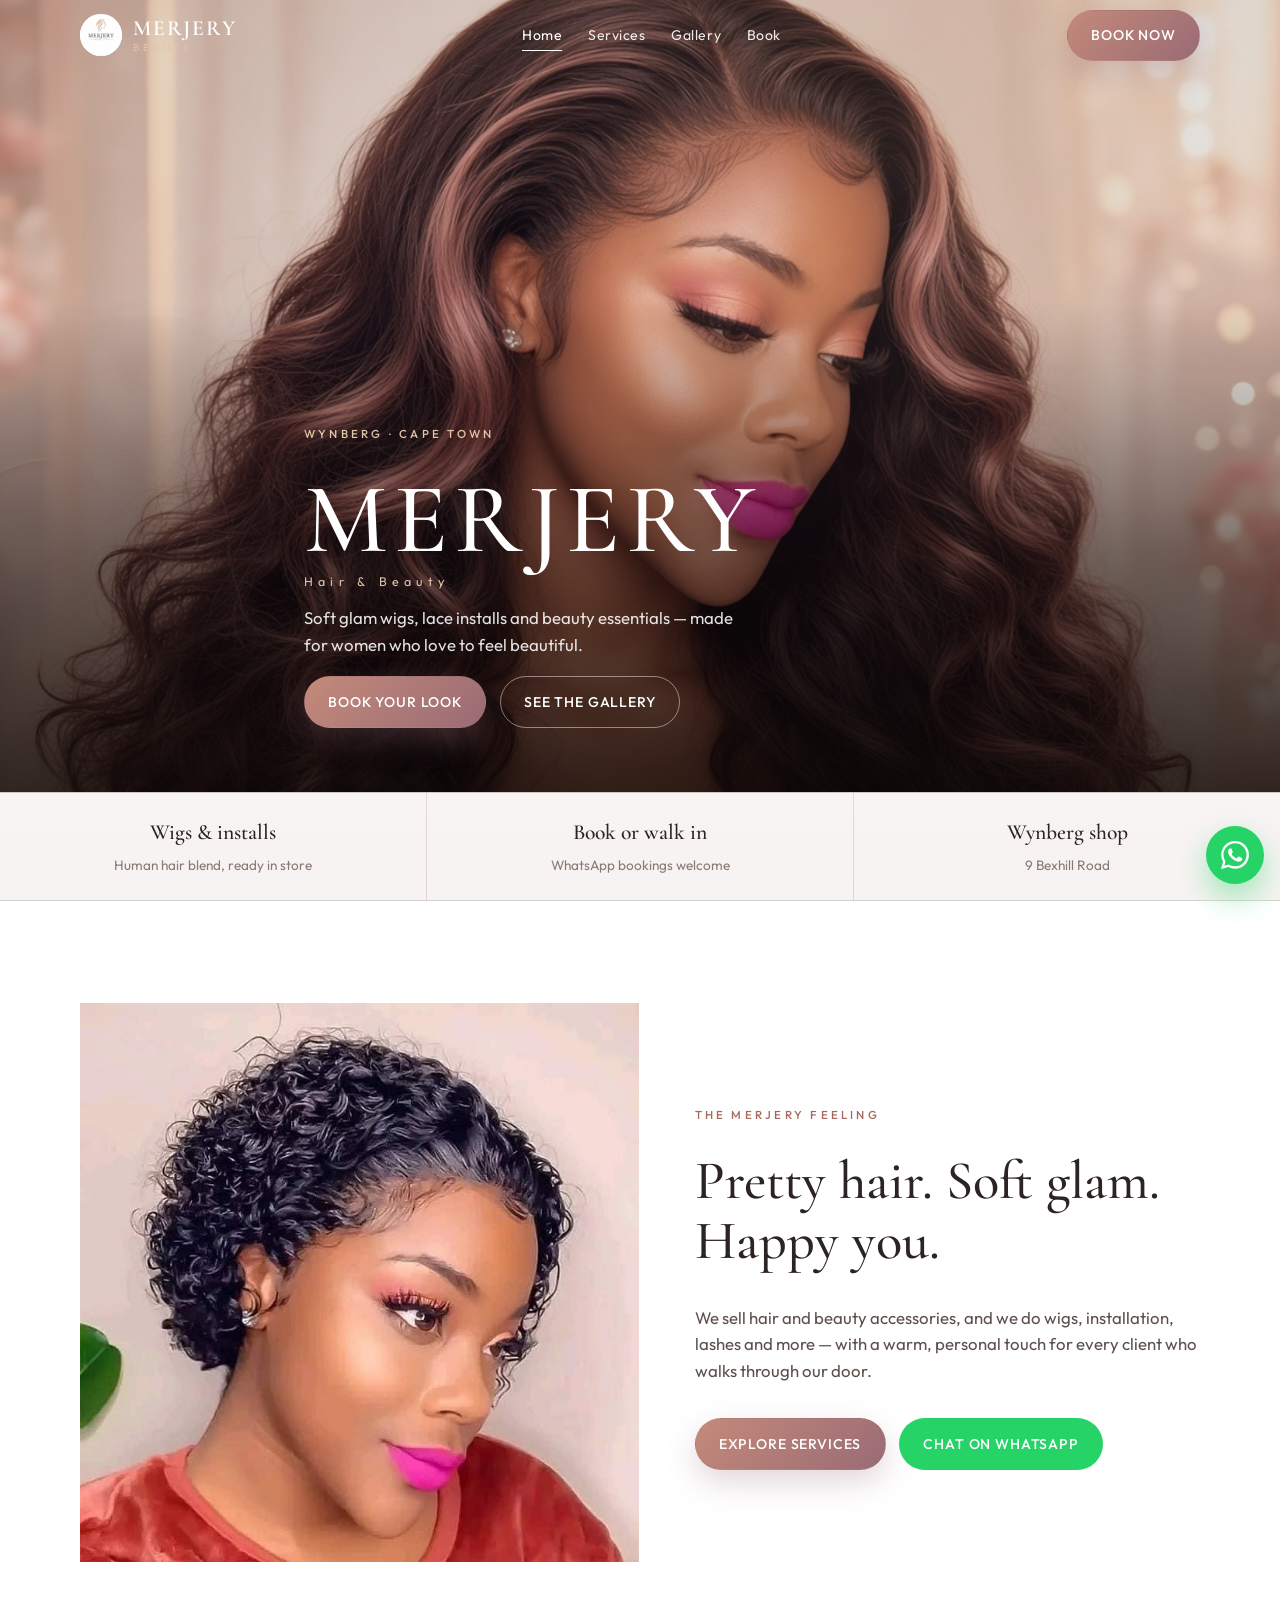
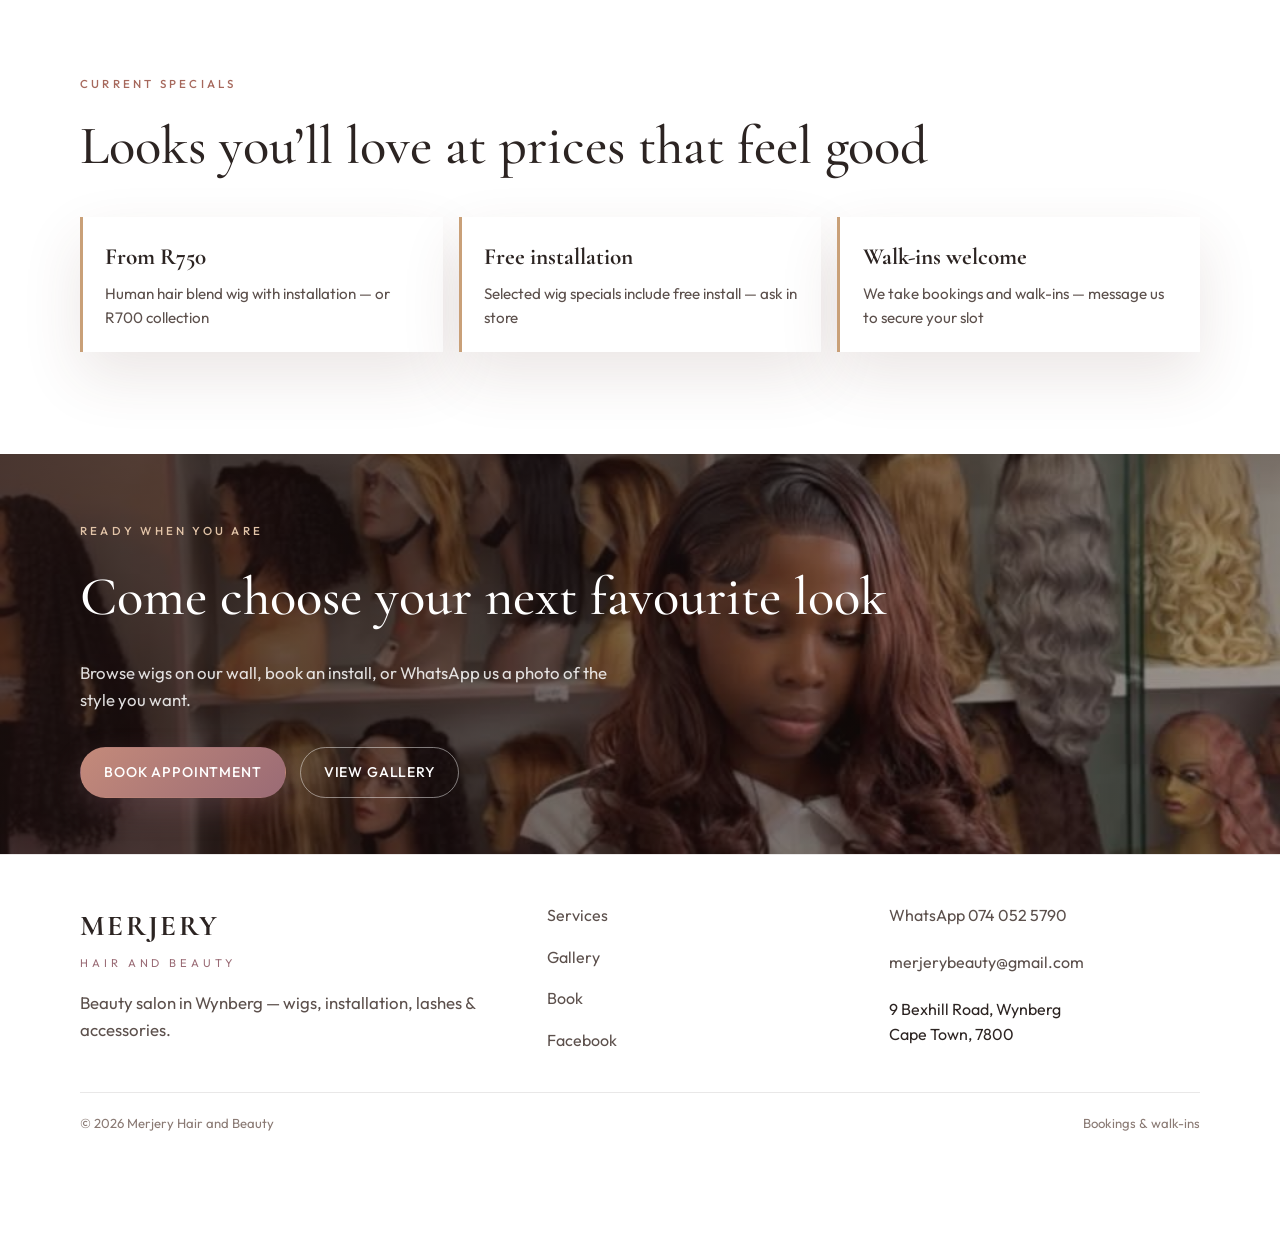
<file: index.html>
<!DOCTYPE html>
<html lang="en">
<head>
  <meta charset="UTF-8" />
  <meta name="viewport" content="width=device-width, initial-scale=1" />
  <title>Merjery Beauty | Hair & Beauty Salon Wynberg</title>
  <meta name="description" content="Merjery Hair and Beauty in Wynberg, Cape Town — human hair blend wigs, installation, lashes and beauty accessories. Bookings and walk-ins welcome." />
  <link rel="preconnect" href="https://fonts.googleapis.com" />
  <link rel="preconnect" href="https://fonts.gstatic.com" crossorigin />
  <link href="https://fonts.googleapis.com/css2?family=Cormorant+Garamond:ital,wght@0,500;0,600;1,500&family=Outfit:wght@300;400;500;600&display=swap" rel="stylesheet" />
  <link rel="stylesheet" href="css/styles.css" />
</head>
<body class="home">
  <header class="site-header">
    <div class="wrap">
      <a class="brand" href="index.html" aria-label="Merjery Beauty home">
        <img src="images/logo.jpg" alt="" />
        <div class="brand-text">
          <strong>MERJERY</strong>
          <span>Beauty</span>
        </div>
      </a>
      <nav class="nav" aria-label="Primary">
        <a href="index.html" aria-current="page">Home</a>
        <a href="services.html">Services</a>
        <a href="gallery.html">Gallery</a>
        <a href="book.html">Book</a>
      </nav>
      <a class="btn btn-primary header-cta" href="book.html">Book now</a>
      <button class="menu-toggle" type="button" aria-label="Open menu" aria-expanded="false">
        <span></span>
      </button>
    </div>
  </header>

  <nav class="mobile-nav" aria-label="Mobile">
    <a href="index.html">Home</a>
    <a href="services.html">Services</a>
    <a href="gallery.html">Gallery</a>
    <a href="book.html">Book</a>
    <a class="btn btn-primary" href="https://wa.me/27740525790" target="_blank" rel="noopener">WhatsApp us</a>
  </nav>

  <main>
    <section class="hero">
      <div class="hero-media" aria-hidden="true">
        <img src="images/hero-luxury.jpg" alt="Luxury soft-glam beauty portrait" />
      </div>
      <div class="hero-content">
        <p class="eyebrow" style="color: var(--gold-soft);">Wynberg · Cape Town</p>
        <h1 class="hero-brand">
          MERJERY
          <small>Hair &amp; Beauty</small>
        </h1>
        <p class="hero-copy">
          Soft glam wigs, lace installs and beauty essentials — made for women who love to feel beautiful.
        </p>
        <div class="btn-row">
          <a class="btn btn-primary" href="book.html">Book your look</a>
          <a class="btn btn-light" href="gallery.html">See the gallery</a>
        </div>
      </div>
    </section>

    <div class="highlights">
      <div class="highlight">
        <strong>Wigs &amp; installs</strong>
        <span>Human hair blend, ready in store</span>
      </div>
      <div class="highlight">
        <strong>Book or walk in</strong>
        <span>WhatsApp bookings welcome</span>
      </div>
      <div class="highlight">
        <strong>Wynberg shop</strong>
        <span>9 Bexhill Road</span>
      </div>
    </div>

    <section class="section">
      <div class="wrap split">
        <div class="split-media reveal">
          <img src="images/wig-pixie-pink-lips.jpg" alt="Short curly lace front wig installation" />
        </div>
        <div class="split-copy reveal reveal-delay-1">
          <p class="eyebrow">The Merjery feeling</p>
          <h2>Pretty hair. Soft glam. Happy you.</h2>
          <p class="lede">
            We sell hair and beauty accessories, and we do wigs, installation, lashes and more — with a warm, personal touch for every client who walks through our door.
          </p>
          <div class="btn-row">
            <a class="btn btn-primary" href="services.html">Explore services</a>
            <a class="btn btn-whatsapp" href="https://wa.me/27740525790?text=Hi%20Merjery%20Beauty%2C%20I%27d%20like%20to%20ask%20about%20wigs" target="_blank" rel="noopener">Chat on WhatsApp</a>
          </div>
        </div>
      </div>
    </section>

    <section class="section" style="padding-top: 0;">
      <div class="wrap">
        <div class="section-head reveal">
          <p class="eyebrow">Current specials</p>
          <h2>Looks you’ll love at prices that feel good</h2>
        </div>
        <div class="specials">
          <article class="special reveal">
            <strong>From R750</strong>
            <span>Human hair blend wig with installation — or R700 collection</span>
          </article>
          <article class="special reveal reveal-delay-1">
            <strong>Free installation</strong>
            <span>Selected wig specials include free install — ask in store</span>
          </article>
          <article class="special reveal reveal-delay-2">
            <strong>Walk-ins welcome</strong>
            <span>We take bookings and walk-ins — message us to secure your slot</span>
          </article>
        </div>
      </div>
    </section>

    <section class="cta-band">
      <div class="cta-band-media" aria-hidden="true">
        <img src="images/salon-wall.jpg" alt="" />
      </div>
      <div class="wrap reveal">
        <p class="eyebrow" style="color: var(--gold-soft);">Ready when you are</p>
        <h2>Come choose your next favourite look</h2>
        <p class="lede" style="color: rgba(255,255,255,.85);">
          Browse wigs on our wall, book an install, or WhatsApp us a photo of the style you want.
        </p>
        <div class="btn-row">
          <a class="btn btn-primary" href="book.html">Book appointment</a>
          <a class="btn btn-light" href="gallery.html">View gallery</a>
        </div>
      </div>
    </section>
  </main>

  <footer class="site-footer">
    <div class="wrap">
      <div class="footer-grid">
        <div class="footer-brand">
          <strong>MERJERY</strong>
          <span>Hair and Beauty</span>
          <p class="lede">Beauty salon in Wynberg — wigs, installation, lashes &amp; accessories.</p>
        </div>
        <div class="footer-links">
          <a href="services.html">Services</a>
          <a href="gallery.html">Gallery</a>
          <a href="book.html">Book</a>
          <a href="https://www.facebook.com/hairwholesal" target="_blank" rel="noopener">Facebook</a>
        </div>
        <div class="footer-links">
          <a href="https://wa.me/27740525790" target="_blank" rel="noopener">WhatsApp 074 052 5790</a>
          <a href="mailto:merjerybeauty@gmail.com">merjerybeauty@gmail.com</a>
          <span>9 Bexhill Road, Wynberg<br />Cape Town, 7800</span>
        </div>
      </div>
      <div class="footer-meta">
        <span>© <span id="y"></span> Merjery Hair and Beauty</span>
        <span>Bookings &amp; walk-ins</span>
      </div>
    </div>
  </footer>

  <a class="wa-float" href="https://wa.me/27740525790" target="_blank" rel="noopener" aria-label="WhatsApp Merjery Beauty">
    <svg viewBox="0 0 24 24" aria-hidden="true"><path d="M20.5 3.5A11.8 11.8 0 0 0 12.05 0C5.5 0 .2 5.3.2 11.85c0 2.1.55 4.1 1.6 5.9L0 24l6.4-1.7a11.8 11.8 0 0 0 5.65 1.45h.05c6.55 0 11.85-5.3 11.85-11.85 0-3.15-1.25-6.15-3.45-8.4zm-8.45 18.2h-.04a9.8 9.8 0 0 1-5-1.35l-.36-.21-3.8 1 1-3.7-.24-.38a9.8 9.8 0 0 1-1.5-5.2C2.1 6.4 6.55 1.95 12.06 1.95c2.62 0 5.08 1.02 6.93 2.88a9.7 9.7 0 0 1 2.87 6.92c0 5.5-4.46 9.95-9.81 9.95zm5.4-7.35c-.3-.15-1.75-.86-2.02-.96-.27-.1-.47-.15-.67.15-.2.3-.77.96-.94 1.16-.17.2-.35.22-.64.07-.3-.15-1.25-.46-2.38-1.47-.88-.78-1.47-1.75-1.64-2.05-.17-.3-.02-.46.13-.61.13-.13.3-.35.45-.52.15-.17.2-.3.3-.5.1-.2.05-.37-.02-.52-.08-.15-.67-1.61-.92-2.2-.24-.58-.49-.5-.67-.5h-.57c-.2 0-.52.07-.8.37-.27.3-1.05 1.02-1.05 2.5s1.08 2.9 1.23 3.1c.15.2 2.12 3.24 5.14 4.54.72.31 1.28.5 1.72.64.72.23 1.38.2 1.9.12.58-.09 1.75-.72 2-1.41.25-.7.25-1.29.17-1.41-.07-.13-.27-.2-.57-.35z"/></svg>
  </a>

  <script>
    document.getElementById("y").textContent = new Date().getFullYear();
  </script>
  <script src="js/main.js"></script>
</body>
</html>
</file>
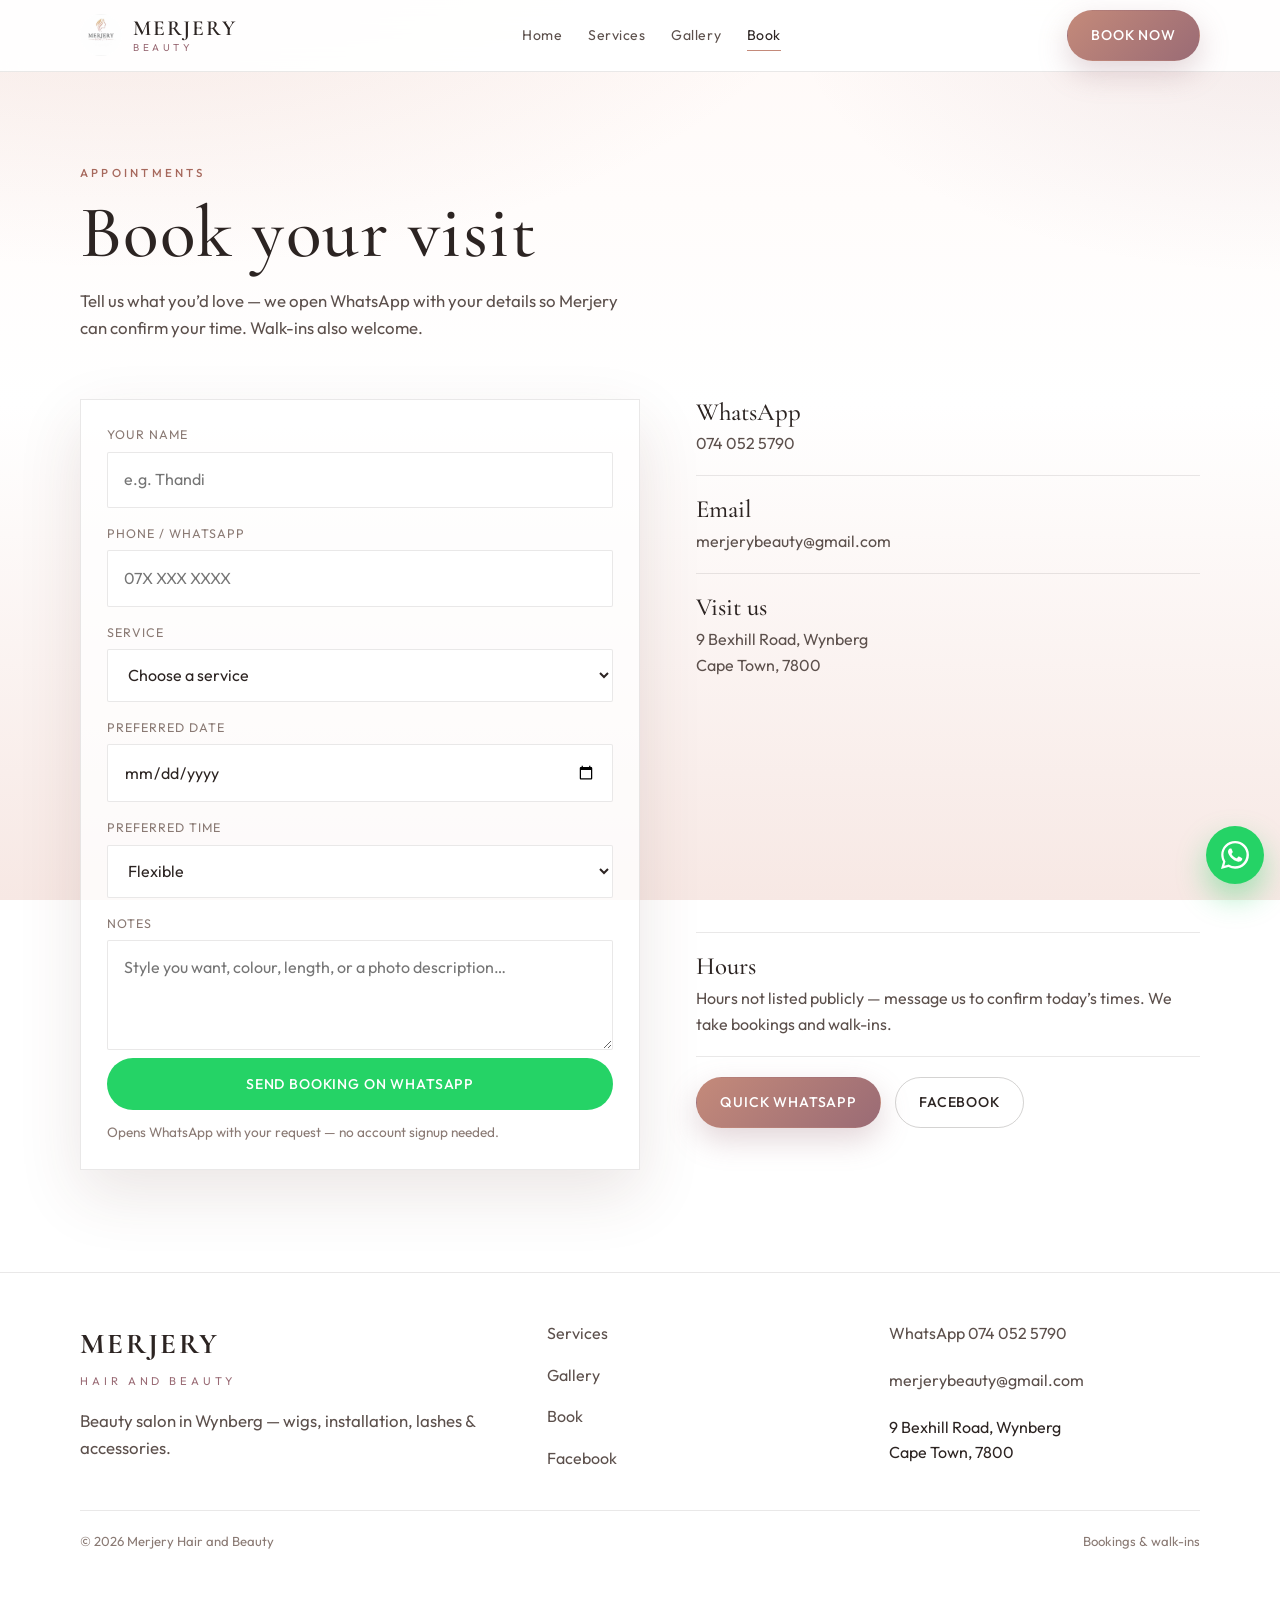
<file: book.html>
<!DOCTYPE html>
<html lang="en">
<head>
  <meta charset="UTF-8" />
  <meta name="viewport" content="width=device-width, initial-scale=1" />
  <title>Book | Merjery Beauty Wynberg</title>
  <meta name="description" content="Book an appointment at Merjery Hair and Beauty, 9 Bexhill Road, Wynberg. WhatsApp 074 052 5790." />
  <link rel="preconnect" href="https://fonts.googleapis.com" />
  <link rel="preconnect" href="https://fonts.gstatic.com" crossorigin />
  <link href="https://fonts.googleapis.com/css2?family=Cormorant+Garamond:ital,wght@0,500;0,600;1,500&family=Outfit:wght@300;400;500;600&display=swap" rel="stylesheet" />
  <link rel="stylesheet" href="css/styles.css" />
</head>
<body>
  <header class="site-header">
    <div class="wrap">
      <a class="brand" href="index.html" aria-label="Merjery Beauty home">
        <img src="images/logo.jpg" alt="" />
        <div class="brand-text">
          <strong>MERJERY</strong>
          <span>Beauty</span>
        </div>
      </a>
      <nav class="nav" aria-label="Primary">
        <a href="index.html">Home</a>
        <a href="services.html">Services</a>
        <a href="gallery.html">Gallery</a>
        <a href="book.html" aria-current="page">Book</a>
      </nav>
      <a class="btn btn-primary header-cta" href="#booking-form">Book now</a>
      <button class="menu-toggle" type="button" aria-label="Open menu" aria-expanded="false">
        <span></span>
      </button>
    </div>
  </header>

  <nav class="mobile-nav" aria-label="Mobile">
    <a href="index.html">Home</a>
    <a href="services.html">Services</a>
    <a href="gallery.html">Gallery</a>
    <a href="book.html">Book</a>
    <a class="btn btn-primary" href="https://wa.me/27740525790" target="_blank" rel="noopener">WhatsApp us</a>
  </nav>

  <main>
    <section class="page-hero wrap">
      <p class="eyebrow reveal">Appointments</p>
      <h1 class="reveal reveal-delay-1">Book your visit</h1>
      <p class="lede reveal reveal-delay-2">
        Tell us what you’d love — we open WhatsApp with your details so Merjery can confirm your time. Walk-ins also welcome.
      </p>
    </section>

    <section class="section" style="padding-top: 0.5rem;">
      <div class="wrap book-layout">
        <div class="form-panel reveal">
          <form id="booking-form" novalidate>
            <div class="form-grid">
              <div class="field">
                <label for="name">Your name</label>
                <input id="name" name="name" type="text" autocomplete="name" required placeholder="e.g. Thandi" />
              </div>
              <div class="field">
                <label for="phone">Phone / WhatsApp</label>
                <input id="phone" name="phone" type="tel" autocomplete="tel" required placeholder="07X XXX XXXX" />
              </div>
              <div class="field">
                <label for="service">Service</label>
                <select id="service" name="service" required>
                  <option value="">Choose a service</option>
                  <option>Wig purchase + installation</option>
                  <option>Wig collection only</option>
                  <option>Wig installation (bring your own)</option>
                  <option>Lashes</option>
                  <option>Hair / beauty accessories</option>
                  <option>Batana oil / hair care</option>
                  <option>Something else</option>
                </select>
              </div>
              <div class="field">
                <label for="date">Preferred date</label>
                <input id="date" name="date" type="date" />
              </div>
              <div class="field">
                <label for="time">Preferred time</label>
                <select id="time" name="time">
                  <option value="">Flexible</option>
                  <option>Morning</option>
                  <option>Afternoon</option>
                  <option>Evening</option>
                </select>
              </div>
              <div class="field">
                <label for="notes">Notes</label>
                <textarea id="notes" name="notes" placeholder="Style you want, colour, length, or a photo description…"></textarea>
              </div>
            </div>
            <div class="form-actions">
              <button class="btn btn-whatsapp" type="submit">Send booking on WhatsApp</button>
              <p class="form-hint">Opens WhatsApp with your request — no account signup needed.</p>
            </div>
          </form>
        </div>

        <aside class="contact-stack reveal reveal-delay-1">
          <div class="contact-item">
            <h3>WhatsApp</h3>
            <p><a href="https://wa.me/27740525790" target="_blank" rel="noopener">074 052 5790</a></p>
          </div>
          <div class="contact-item">
            <h3>Email</h3>
            <p><a href="mailto:merjerybeauty@gmail.com">merjerybeauty@gmail.com</a></p>
          </div>
          <div class="contact-item">
            <h3>Visit us</h3>
            <p>9 Bexhill Road, Wynberg<br />Cape Town, 7800</p>
            <iframe
              class="map-frame"
              title="Map of Merjery Beauty, Wynberg"
              loading="lazy"
              referrerpolicy="no-referrer-when-downgrade"
              src="https://maps.google.com/maps?q=9%20Bexhill%20Road%2C%20Wynberg%2C%20Cape%20Town%2C%207800&z=15&output=embed"
            ></iframe>
          </div>
          <div class="contact-item">
            <h3>Hours</h3>
            <p>Hours not listed publicly — message us to confirm today’s times. We take bookings and walk-ins.</p>
          </div>
          <div class="btn-row">
            <a class="btn btn-primary" href="https://wa.me/27740525790?text=Hi%20Merjery%20Beauty%2C%20are%20you%20open%20today%3F" target="_blank" rel="noopener">Quick WhatsApp</a>
            <a class="btn btn-ghost" href="https://www.facebook.com/hairwholesal" target="_blank" rel="noopener">Facebook</a>
          </div>
        </aside>
      </div>
    </section>
  </main>

  <footer class="site-footer">
    <div class="wrap">
      <div class="footer-grid">
        <div class="footer-brand">
          <strong>MERJERY</strong>
          <span>Hair and Beauty</span>
          <p class="lede">Beauty salon in Wynberg — wigs, installation, lashes &amp; accessories.</p>
        </div>
        <div class="footer-links">
          <a href="services.html">Services</a>
          <a href="gallery.html">Gallery</a>
          <a href="book.html">Book</a>
          <a href="https://www.facebook.com/hairwholesal" target="_blank" rel="noopener">Facebook</a>
        </div>
        <div class="footer-links">
          <a href="https://wa.me/27740525790" target="_blank" rel="noopener">WhatsApp 074 052 5790</a>
          <a href="mailto:merjerybeauty@gmail.com">merjerybeauty@gmail.com</a>
          <span>9 Bexhill Road, Wynberg<br />Cape Town, 7800</span>
        </div>
      </div>
      <div class="footer-meta">
        <span>© <span id="y"></span> Merjery Hair and Beauty</span>
        <span>Bookings &amp; walk-ins</span>
      </div>
    </div>
  </footer>

  <a class="wa-float" href="https://wa.me/27740525790" target="_blank" rel="noopener" aria-label="WhatsApp Merjery Beauty">
    <svg viewBox="0 0 24 24" aria-hidden="true"><path d="M20.5 3.5A11.8 11.8 0 0 0 12.05 0C5.5 0 .2 5.3.2 11.85c0 2.1.55 4.1 1.6 5.9L0 24l6.4-1.7a11.8 11.8 0 0 0 5.65 1.45h.05c6.55 0 11.85-5.3 11.85-11.85 0-3.15-1.25-6.15-3.45-8.4zm-8.45 18.2h-.04a9.8 9.8 0 0 1-5-1.35l-.36-.21-3.8 1 1-3.7-.24-.38a9.8 9.8 0 0 1-1.5-5.2C2.1 6.4 6.55 1.95 12.06 1.95c2.62 0 5.08 1.02 6.93 2.88a9.7 9.7 0 0 1 2.87 6.92c0 5.5-4.46 9.95-9.81 9.95zm5.4-7.35c-.3-.15-1.75-.86-2.02-.96-.27-.1-.47-.15-.67.15-.2.3-.77.96-.94 1.16-.17.2-.35.22-.64.07-.3-.15-1.25-.46-2.38-1.47-.88-.78-1.47-1.75-1.64-2.05-.17-.3-.02-.46.13-.61.13-.13.3-.35.45-.52.15-.17.2-.3.3-.5.1-.2.05-.37-.02-.52-.08-.15-.67-1.61-.92-2.2-.24-.58-.49-.5-.67-.5h-.57c-.2 0-.52.07-.8.37-.27.3-1.05 1.02-1.05 2.5s1.08 2.9 1.23 3.1c.15.2 2.12 3.24 5.14 4.54.72.31 1.28.5 1.72.64.72.23 1.38.2 1.9.12.58-.09 1.75-.72 2-1.41.25-.7.25-1.29.17-1.41-.07-.13-.27-.2-.57-.35z"/></svg>
  </a>

  <script>
    document.getElementById("y").textContent = new Date().getFullYear();
  </script>
  <script src="js/main.js"></script>
</body>
</html>
</file>
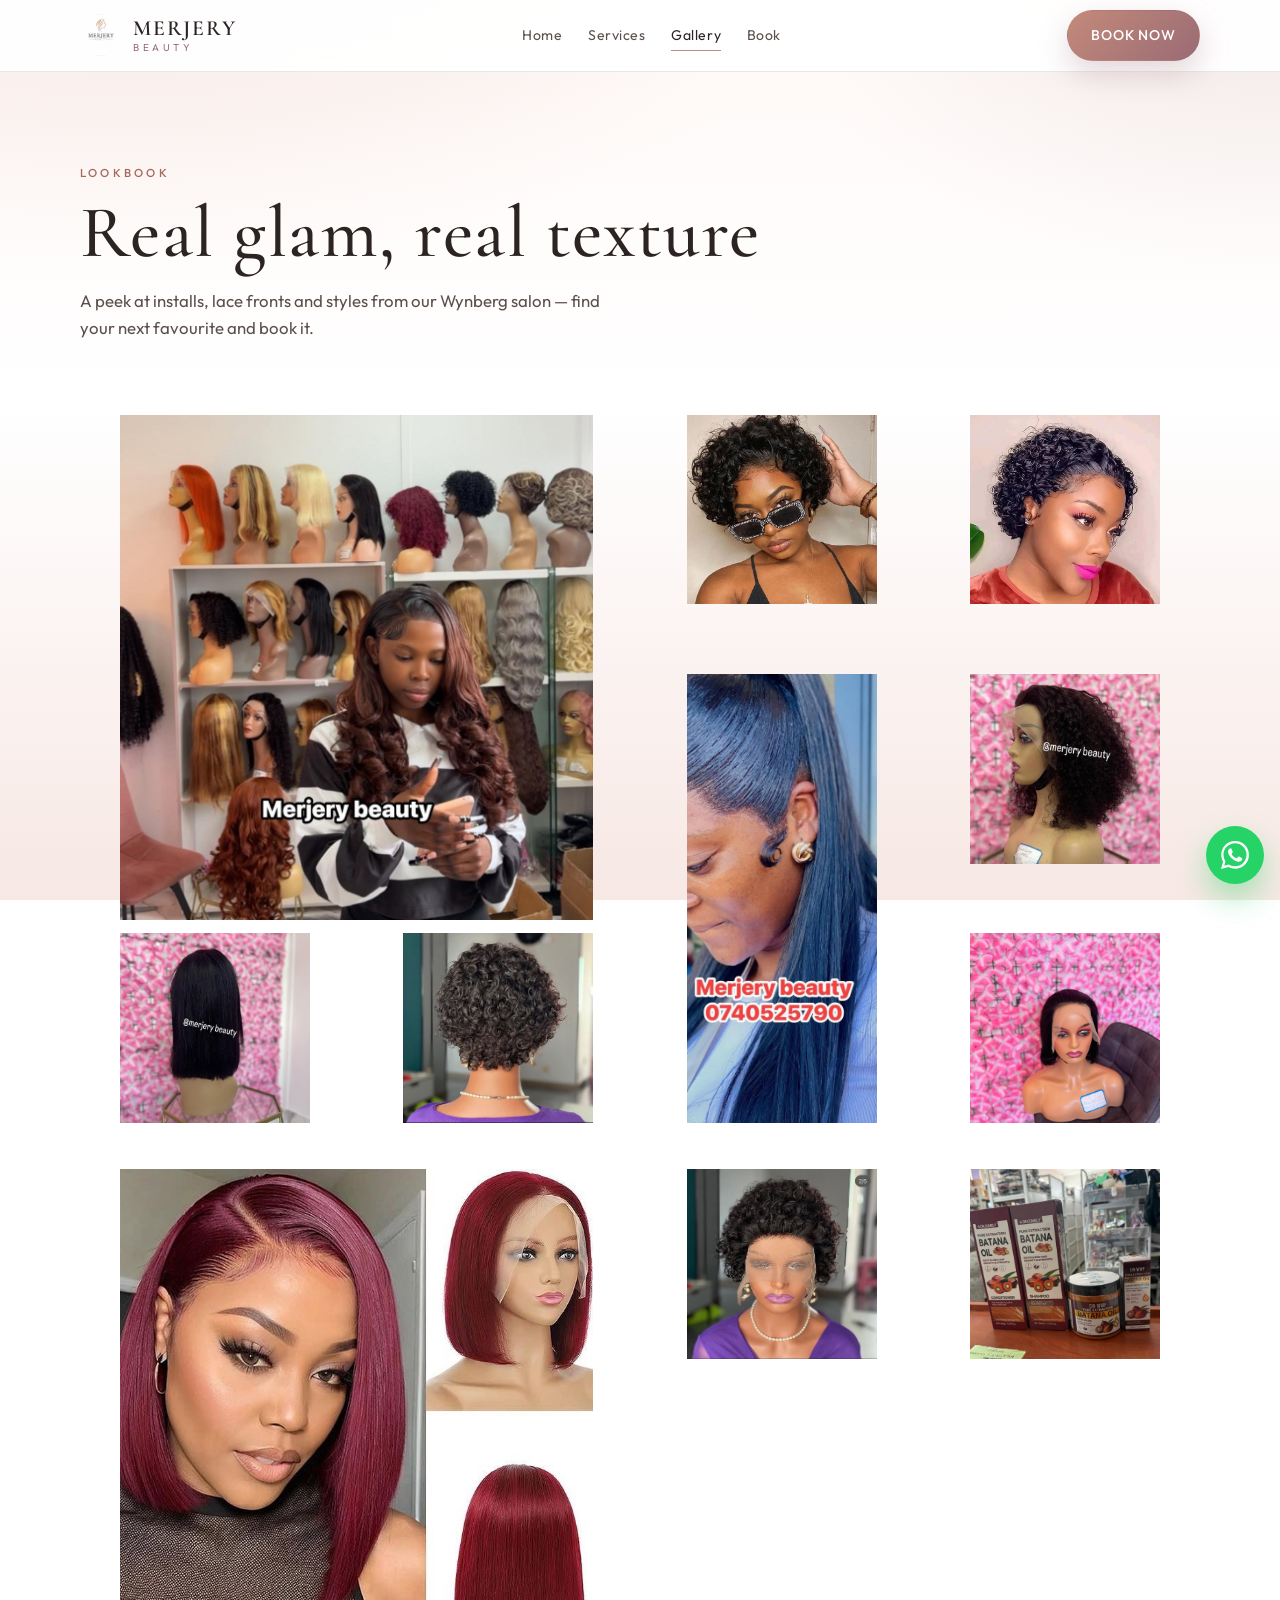
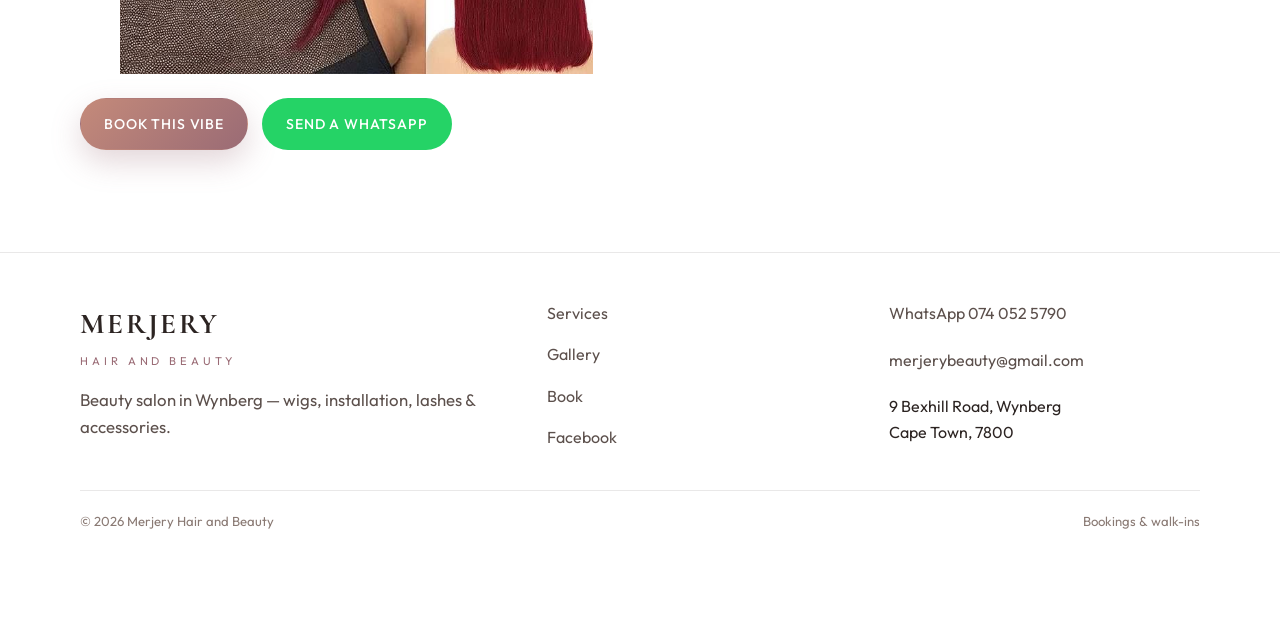
<file: gallery.html>
<!DOCTYPE html>
<html lang="en">
<head>
  <meta charset="UTF-8" />
  <meta name="viewport" content="width=device-width, initial-scale=1" />
  <title>Gallery | Merjery Beauty</title>
  <meta name="description" content="Lookbook of wigs and installations from Merjery Hair and Beauty in Wynberg, Cape Town." />
  <link rel="preconnect" href="https://fonts.googleapis.com" />
  <link rel="preconnect" href="https://fonts.gstatic.com" crossorigin />
  <link href="https://fonts.googleapis.com/css2?family=Cormorant+Garamond:ital,wght@0,500;0,600;1,500&family=Outfit:wght@300;400;500;600&display=swap" rel="stylesheet" />
  <link rel="stylesheet" href="css/styles.css" />
</head>
<body>
  <header class="site-header">
    <div class="wrap">
      <a class="brand" href="index.html" aria-label="Merjery Beauty home">
        <img src="images/logo.jpg" alt="" />
        <div class="brand-text">
          <strong>MERJERY</strong>
          <span>Beauty</span>
        </div>
      </a>
      <nav class="nav" aria-label="Primary">
        <a href="index.html">Home</a>
        <a href="services.html">Services</a>
        <a href="gallery.html" aria-current="page">Gallery</a>
        <a href="book.html">Book</a>
      </nav>
      <a class="btn btn-primary header-cta" href="book.html">Book now</a>
      <button class="menu-toggle" type="button" aria-label="Open menu" aria-expanded="false">
        <span></span>
      </button>
    </div>
  </header>

  <nav class="mobile-nav" aria-label="Mobile">
    <a href="index.html">Home</a>
    <a href="services.html">Services</a>
    <a href="gallery.html">Gallery</a>
    <a href="book.html">Book</a>
    <a class="btn btn-primary" href="https://wa.me/27740525790" target="_blank" rel="noopener">WhatsApp us</a>
  </nav>

  <main>
    <section class="page-hero wrap">
      <p class="eyebrow reveal">Lookbook</p>
      <h1 class="reveal reveal-delay-1">Real glam, real texture</h1>
      <p class="lede reveal reveal-delay-2">
        A peek at installs, lace fronts and styles from our Wynberg salon — find your next favourite and book it.
      </p>
    </section>

    <section class="section" style="padding-top: 0.5rem;">
      <div class="wrap">
        <div class="gallery-grid">
          <figure class="gallery-item wide reveal">
            <img src="images/salon-wall.jpg" alt="Client with auburn curls in front of the wig wall" />
            <figcaption>Salon wall · styles ready to try</figcaption>
          </figure>
          <figure class="gallery-item reveal reveal-delay-1">
            <img src="images/wig-pixie-glam.jpg" alt="Short curly black lace front with glam makeup" />
            <figcaption>Curly pixie</figcaption>
          </figure>
          <figure class="gallery-item reveal reveal-delay-2">
            <img src="images/wig-pixie-pink-lips.jpg" alt="Short curly wig with hot pink lips" />
            <figcaption>Soft glam install</figcaption>
          </figure>
          <figure class="gallery-item tall reveal">
            <img src="images/install-ponytail.jpg" alt="Sleek black ponytail lace front installation" />
            <figcaption>Sleek ponytail install</figcaption>
          </figure>
          <figure class="gallery-item reveal">
            <img src="images/wig-french-curly.jpg" alt="French curly wig on mannequin against pink flower wall" />
            <figcaption>French curly</figcaption>
          </figure>
          <figure class="gallery-item reveal reveal-delay-1">
            <img src="images/wig-straight-bob.jpg" alt="Straight black bob against pink flower wall" />
            <figcaption>Straight bob</figcaption>
          </figure>
          <figure class="gallery-item reveal">
            <img src="images/wig-pixie-back.jpg" alt="Back view of short curly pixie wig" />
            <figcaption>Pixie — back view</figcaption>
          </figure>
          <figure class="gallery-item reveal reveal-delay-1">
            <img src="images/wig-flower-wall.jpg" alt="Dark lace front wig on mannequin with pink flower wall" />
            <figcaption>Lace front ready</figcaption>
          </figure>
          <figure class="gallery-item wide reveal">
            <img src="images/wig-burgundy-bob.jpg" alt="Burgundy bob wig worn and on mannequin" />
            <figcaption>Burgundy bob · colour moment</figcaption>
          </figure>
          <figure class="gallery-item reveal">
            <img src="images/wig-pixie-mannequin.jpg" alt="Curly black lace front on mannequin" />
            <figcaption>Human hair blend</figcaption>
          </figure>
          <figure class="gallery-item reveal reveal-delay-1">
            <img src="images/products-batana-2.jpg" alt="Batana oil hair care products on salon counter" />
            <figcaption>Batana oil care</figcaption>
          </figure>
        </div>

        <div class="btn-row" style="margin-top: 2.5rem;">
          <a class="btn btn-primary" href="book.html">Book this vibe</a>
          <a class="btn btn-whatsapp" href="https://wa.me/27740525790?text=Hi%20Merjery%20Beauty%2C%20I%20saw%20a%20look%20on%20your%20gallery%20and%20want%20to%20book" target="_blank" rel="noopener">Send a WhatsApp</a>
        </div>
      </div>
    </section>
  </main>

  <footer class="site-footer">
    <div class="wrap">
      <div class="footer-grid">
        <div class="footer-brand">
          <strong>MERJERY</strong>
          <span>Hair and Beauty</span>
          <p class="lede">Beauty salon in Wynberg — wigs, installation, lashes &amp; accessories.</p>
        </div>
        <div class="footer-links">
          <a href="services.html">Services</a>
          <a href="gallery.html">Gallery</a>
          <a href="book.html">Book</a>
          <a href="https://www.facebook.com/hairwholesal" target="_blank" rel="noopener">Facebook</a>
        </div>
        <div class="footer-links">
          <a href="https://wa.me/27740525790" target="_blank" rel="noopener">WhatsApp 074 052 5790</a>
          <a href="mailto:merjerybeauty@gmail.com">merjerybeauty@gmail.com</a>
          <span>9 Bexhill Road, Wynberg<br />Cape Town, 7800</span>
        </div>
      </div>
      <div class="footer-meta">
        <span>© <span id="y"></span> Merjery Hair and Beauty</span>
        <span>Bookings &amp; walk-ins</span>
      </div>
    </div>
  </footer>

  <a class="wa-float" href="https://wa.me/27740525790" target="_blank" rel="noopener" aria-label="WhatsApp Merjery Beauty">
    <svg viewBox="0 0 24 24" aria-hidden="true"><path d="M20.5 3.5A11.8 11.8 0 0 0 12.05 0C5.5 0 .2 5.3.2 11.85c0 2.1.55 4.1 1.6 5.9L0 24l6.4-1.7a11.8 11.8 0 0 0 5.65 1.45h.05c6.55 0 11.85-5.3 11.85-11.85 0-3.15-1.25-6.15-3.45-8.4zm-8.45 18.2h-.04a9.8 9.8 0 0 1-5-1.35l-.36-.21-3.8 1 1-3.7-.24-.38a9.8 9.8 0 0 1-1.5-5.2C2.1 6.4 6.55 1.95 12.06 1.95c2.62 0 5.08 1.02 6.93 2.88a9.7 9.7 0 0 1 2.87 6.92c0 5.5-4.46 9.95-9.81 9.95zm5.4-7.35c-.3-.15-1.75-.86-2.02-.96-.27-.1-.47-.15-.67.15-.2.3-.77.96-.94 1.16-.17.2-.35.22-.64.07-.3-.15-1.25-.46-2.38-1.47-.88-.78-1.47-1.75-1.64-2.05-.17-.3-.02-.46.13-.61.13-.13.3-.35.45-.52.15-.17.2-.3.3-.5.1-.2.05-.37-.02-.52-.08-.15-.67-1.61-.92-2.2-.24-.58-.49-.5-.67-.5h-.57c-.2 0-.52.07-.8.37-.27.3-1.05 1.02-1.05 2.5s1.08 2.9 1.23 3.1c.15.2 2.12 3.24 5.14 4.54.72.31 1.28.5 1.72.64.72.23 1.38.2 1.9.12.58-.09 1.75-.72 2-1.41.25-.7.25-1.29.17-1.41-.07-.13-.27-.2-.57-.35z"/></svg>
  </a>

  <script>
    document.getElementById("y").textContent = new Date().getFullYear();
  </script>
  <script src="js/main.js"></script>
</body>
</html>
</file>
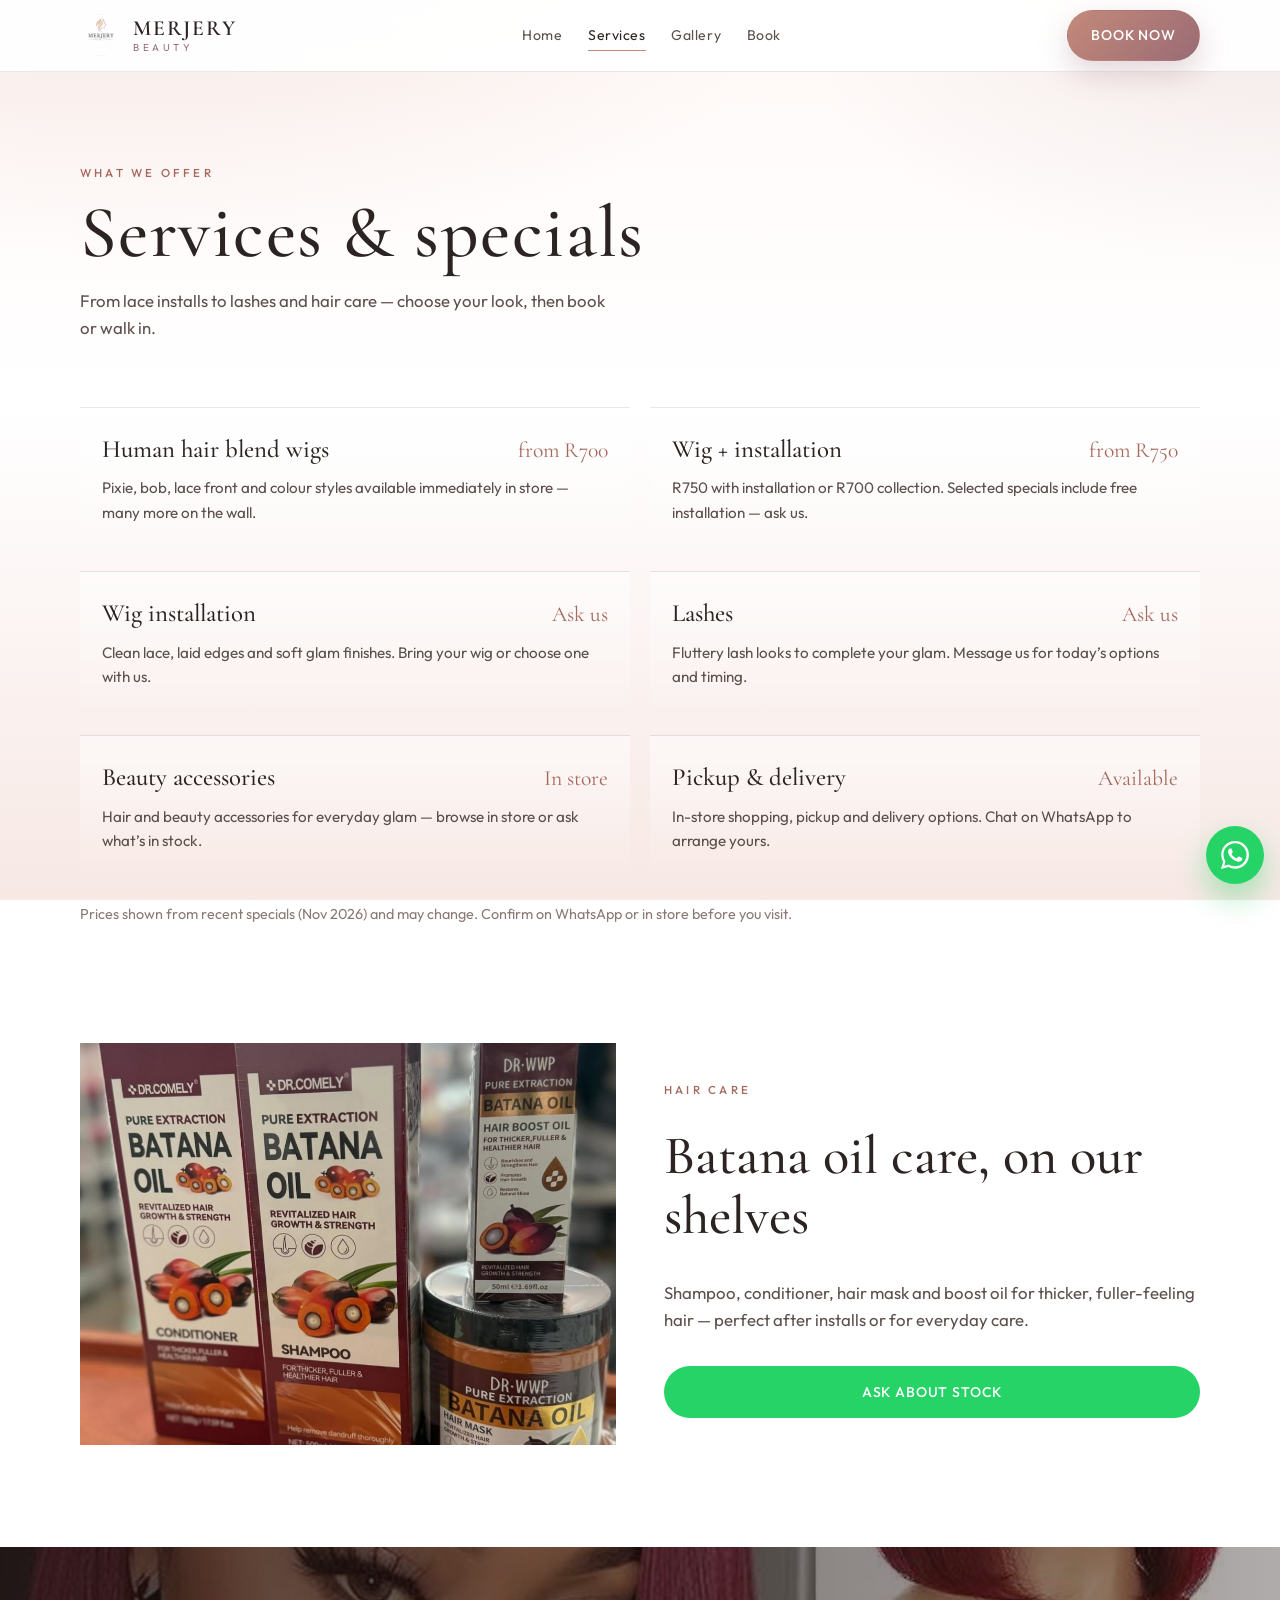
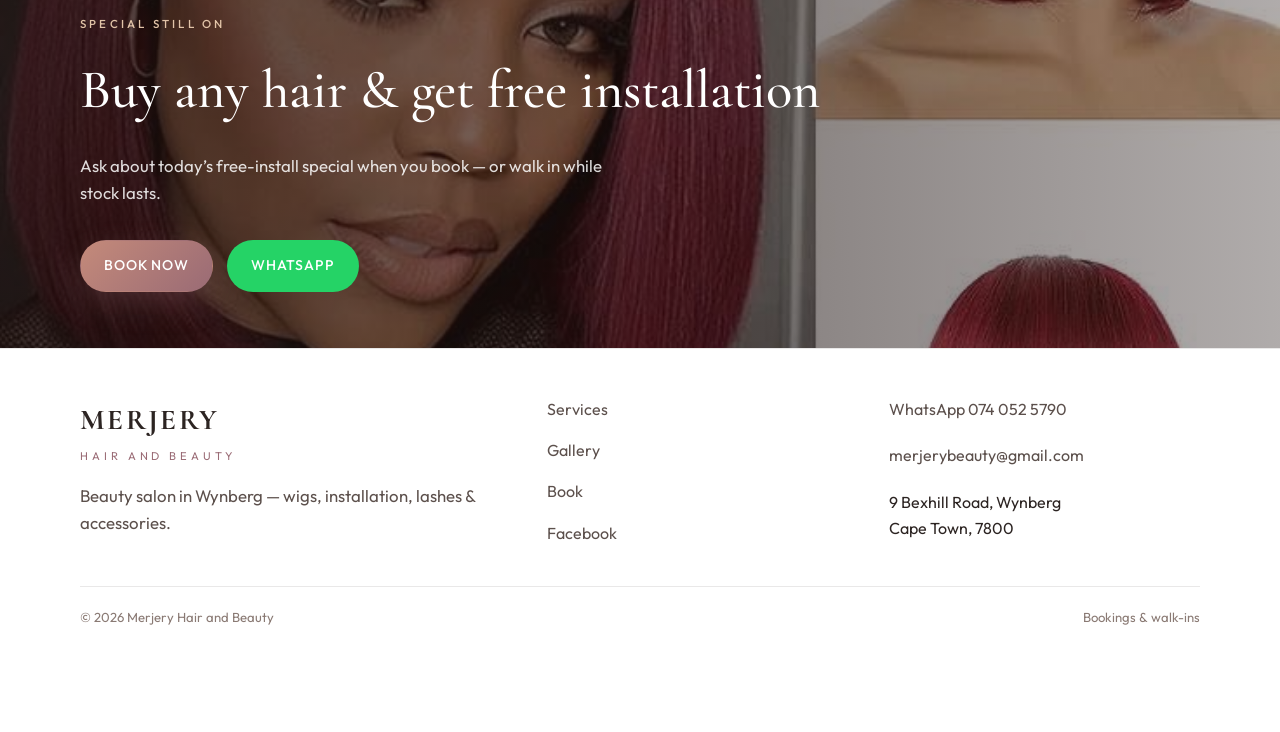
<file: services.html>
<!DOCTYPE html>
<html lang="en">
<head>
  <meta charset="UTF-8" />
  <meta name="viewport" content="width=device-width, initial-scale=1" />
  <title>Services &amp; Specials | Merjery Beauty</title>
  <meta name="description" content="Wigs, installation, lashes and hair care at Merjery Beauty, Wynberg. Human hair blend wigs from R750 with installation." />
  <link rel="preconnect" href="https://fonts.googleapis.com" />
  <link rel="preconnect" href="https://fonts.gstatic.com" crossorigin />
  <link href="https://fonts.googleapis.com/css2?family=Cormorant+Garamond:ital,wght@0,500;0,600;1,500&family=Outfit:wght@300;400;500;600&display=swap" rel="stylesheet" />
  <link rel="stylesheet" href="css/styles.css" />
</head>
<body>
  <header class="site-header">
    <div class="wrap">
      <a class="brand" href="index.html" aria-label="Merjery Beauty home">
        <img src="images/logo.jpg" alt="" />
        <div class="brand-text">
          <strong>MERJERY</strong>
          <span>Beauty</span>
        </div>
      </a>
      <nav class="nav" aria-label="Primary">
        <a href="index.html">Home</a>
        <a href="services.html" aria-current="page">Services</a>
        <a href="gallery.html">Gallery</a>
        <a href="book.html">Book</a>
      </nav>
      <a class="btn btn-primary header-cta" href="book.html">Book now</a>
      <button class="menu-toggle" type="button" aria-label="Open menu" aria-expanded="false">
        <span></span>
      </button>
    </div>
  </header>

  <nav class="mobile-nav" aria-label="Mobile">
    <a href="index.html">Home</a>
    <a href="services.html">Services</a>
    <a href="gallery.html">Gallery</a>
    <a href="book.html">Book</a>
    <a class="btn btn-primary" href="https://wa.me/27740525790" target="_blank" rel="noopener">WhatsApp us</a>
  </nav>

  <main>
    <section class="page-hero wrap">
      <p class="eyebrow reveal">What we offer</p>
      <h1 class="reveal reveal-delay-1">Services &amp; specials</h1>
      <p class="lede reveal reveal-delay-2">
        From lace installs to lashes and hair care — choose your look, then book or walk in.
      </p>
    </section>

    <section class="section" style="padding-top: 1rem;">
      <div class="wrap">
        <div class="service-grid">
          <article class="service reveal">
            <div class="service-top">
              <h3>Human hair blend wigs</h3>
              <span class="price">from R700</span>
            </div>
            <p>Pixie, bob, lace front and colour styles available immediately in store — many more on the wall.</p>
          </article>
          <article class="service reveal reveal-delay-1">
            <div class="service-top">
              <h3>Wig + installation</h3>
              <span class="price">from R750</span>
            </div>
            <p>R750 with installation or R700 collection. Selected specials include free installation — ask us.</p>
          </article>
          <article class="service reveal">
            <div class="service-top">
              <h3>Wig installation</h3>
              <span class="price">Ask us</span>
            </div>
            <p>Clean lace, laid edges and soft glam finishes. Bring your wig or choose one with us.</p>
          </article>
          <article class="service reveal reveal-delay-1">
            <div class="service-top">
              <h3>Lashes</h3>
              <span class="price">Ask us</span>
            </div>
            <p>Fluttery lash looks to complete your glam. Message us for today’s options and timing.</p>
          </article>
          <article class="service reveal">
            <div class="service-top">
              <h3>Beauty accessories</h3>
              <span class="price">In store</span>
            </div>
            <p>Hair and beauty accessories for everyday glam — browse in store or ask what’s in stock.</p>
          </article>
          <article class="service reveal reveal-delay-1">
            <div class="service-top">
              <h3>Pickup &amp; delivery</h3>
              <span class="price">Available</span>
            </div>
            <p>In-store shopping, pickup and delivery options. Chat on WhatsApp to arrange yours.</p>
          </article>
        </div>
        <p class="note reveal">
          Prices shown from recent specials (Nov 2026) and may change. Confirm on WhatsApp or in store before you visit.
        </p>
      </div>
    </section>

    <section class="section" style="padding-top: 0;">
      <div class="wrap product-feature">
        <div class="reveal">
          <img src="images/products-batana.jpg" alt="Batana oil shampoo, conditioner, mask and hair boost oil" />
        </div>
        <div class="split-copy reveal reveal-delay-1">
          <p class="eyebrow">Hair care</p>
          <h2>Batana oil care, on our shelves</h2>
          <p class="lede">
            Shampoo, conditioner, hair mask and boost oil for thicker, fuller-feeling hair — perfect after installs or for everyday care.
          </p>
          <a class="btn btn-whatsapp" href="https://wa.me/27740525790?text=Hi%20Merjery%20Beauty%2C%20do%20you%20still%20have%20Batana%20oil%20products%3F" target="_blank" rel="noopener">Ask about stock</a>
        </div>
      </div>
    </section>

    <section class="cta-band">
      <div class="cta-band-media" aria-hidden="true">
        <img src="images/wig-burgundy-bob.jpg" alt="" />
      </div>
      <div class="wrap reveal">
        <p class="eyebrow" style="color: var(--gold-soft);">Special still on</p>
        <h2>Buy any hair &amp; get free installation</h2>
        <p class="lede" style="color: rgba(255,255,255,.85);">
          Ask about today’s free-install special when you book — or walk in while stock lasts.
        </p>
        <div class="btn-row">
          <a class="btn btn-primary" href="book.html">Book now</a>
          <a class="btn btn-whatsapp" href="https://wa.me/27740525790" target="_blank" rel="noopener">WhatsApp</a>
        </div>
      </div>
    </section>
  </main>

  <footer class="site-footer">
    <div class="wrap">
      <div class="footer-grid">
        <div class="footer-brand">
          <strong>MERJERY</strong>
          <span>Hair and Beauty</span>
          <p class="lede">Beauty salon in Wynberg — wigs, installation, lashes &amp; accessories.</p>
        </div>
        <div class="footer-links">
          <a href="services.html">Services</a>
          <a href="gallery.html">Gallery</a>
          <a href="book.html">Book</a>
          <a href="https://www.facebook.com/hairwholesal" target="_blank" rel="noopener">Facebook</a>
        </div>
        <div class="footer-links">
          <a href="https://wa.me/27740525790" target="_blank" rel="noopener">WhatsApp 074 052 5790</a>
          <a href="mailto:merjerybeauty@gmail.com">merjerybeauty@gmail.com</a>
          <span>9 Bexhill Road, Wynberg<br />Cape Town, 7800</span>
        </div>
      </div>
      <div class="footer-meta">
        <span>© <span id="y"></span> Merjery Hair and Beauty</span>
        <span>Bookings &amp; walk-ins</span>
      </div>
    </div>
  </footer>

  <a class="wa-float" href="https://wa.me/27740525790" target="_blank" rel="noopener" aria-label="WhatsApp Merjery Beauty">
    <svg viewBox="0 0 24 24" aria-hidden="true"><path d="M20.5 3.5A11.8 11.8 0 0 0 12.05 0C5.5 0 .2 5.3.2 11.85c0 2.1.55 4.1 1.6 5.9L0 24l6.4-1.7a11.8 11.8 0 0 0 5.65 1.45h.05c6.55 0 11.85-5.3 11.85-11.85 0-3.15-1.25-6.15-3.45-8.4zm-8.45 18.2h-.04a9.8 9.8 0 0 1-5-1.35l-.36-.21-3.8 1 1-3.7-.24-.38a9.8 9.8 0 0 1-1.5-5.2C2.1 6.4 6.55 1.95 12.06 1.95c2.62 0 5.08 1.02 6.93 2.88a9.7 9.7 0 0 1 2.87 6.92c0 5.5-4.46 9.95-9.81 9.95zm5.4-7.35c-.3-.15-1.75-.86-2.02-.96-.27-.1-.47-.15-.67.15-.2.3-.77.96-.94 1.16-.17.2-.35.22-.64.07-.3-.15-1.25-.46-2.38-1.47-.88-.78-1.47-1.75-1.64-2.05-.17-.3-.02-.46.13-.61.13-.13.3-.35.45-.52.15-.17.2-.3.3-.5.1-.2.05-.37-.02-.52-.08-.15-.67-1.61-.92-2.2-.24-.58-.49-.5-.67-.5h-.57c-.2 0-.52.07-.8.37-.27.3-1.05 1.02-1.05 2.5s1.08 2.9 1.23 3.1c.15.2 2.12 3.24 5.14 4.54.72.31 1.28.5 1.72.64.72.23 1.38.2 1.9.12.58-.09 1.75-.72 2-1.41.25-.7.25-1.29.17-1.41-.07-.13-.27-.2-.57-.35z"/></svg>
  </a>

  <script>
    document.getElementById("y").textContent = new Date().getFullYear();
  </script>
  <script src="js/main.js"></script>
</body>
</html>
</file>
<file: css/styles.css>
/* Merjery Beauty — brand system */
:root {
  --blush: #f7e8e4;
  --blush-deep: #efd4cc;
  --rose: #c48a7a;
  --rose-deep: #a6685c;
  --mauve: #9a6b75;
  --gold: #c9a078;
  --gold-soft: #e2c4a8;
  --ink: #2c2422;
  --ink-soft: #5c504c;
  --muted: #8a7a74;
  --cream: #fff9f7;
  --white: #ffffff;
  --line: rgba(44, 36, 34, 0.1);
  --shadow: 0 24px 60px rgba(90, 50, 45, 0.12);
  --radius: 2px;
  --font-display: "Cormorant Garamond", Georgia, serif;
  --font-body: "Outfit", "Helvetica Neue", sans-serif;
  --max: 1120px;
  --header-h: 72px;
  --ease: cubic-bezier(0.22, 1, 0.36, 1);
}

*,
*::before,
*::after {
  box-sizing: border-box;
}

html {
  scroll-behavior: smooth;
}

body {
  margin: 0;
  font-family: var(--font-body);
  font-weight: 400;
  color: var(--ink);
  background:
    radial-gradient(1200px 600px at 10% -10%, rgba(196, 138, 122, 0.18), transparent 60%),
    radial-gradient(900px 500px at 100% 0%, rgba(154, 107, 117, 0.12), transparent 55%),
    linear-gradient(180deg, var(--cream) 0%, #fff 45%, var(--blush) 100%);
  background-attachment: fixed;
  line-height: 1.6;
  -webkit-font-smoothing: antialiased;
  overflow-x: hidden;
}

img {
  max-width: 100%;
  display: block;
}

a {
  color: inherit;
  text-decoration: none;
}

button,
input,
select,
textarea {
  font: inherit;
}

/* Typography */
.eyebrow {
  font-size: 0.72rem;
  letter-spacing: 0.28em;
  text-transform: uppercase;
  color: var(--rose-deep);
  font-weight: 500;
}

h1,
h2,
h3,
.display {
  font-family: var(--font-display);
  font-weight: 500;
  line-height: 1.1;
  margin: 0;
}

h1 {
  font-size: clamp(3rem, 10vw, 5.5rem);
  letter-spacing: 0.02em;
}

h2 {
  font-size: clamp(2.2rem, 5vw, 3.4rem);
}

h3 {
  font-size: 1.55rem;
}

.lede {
  font-size: 1.05rem;
  color: var(--ink-soft);
  max-width: 34rem;
}

/* Layout */
.wrap {
  width: min(100% - 2rem, var(--max));
  margin-inline: auto;
}

.section {
  padding: clamp(3.5rem, 8vw, 6.5rem) 0;
}

.section-head {
  display: grid;
  gap: 0.75rem;
  margin-bottom: 2.5rem;
}

.section-head .lede {
  margin: 0;
}

/* Header — transparent over hero, solid white on scroll */
.site-header {
  position: fixed;
  top: 0;
  left: 0;
  right: 0;
  z-index: 50;
  height: var(--header-h);
  display: flex;
  align-items: center;
  background: transparent;
  border-bottom: 1px solid transparent;
  transition:
    background 0.35s var(--ease),
    border-color 0.35s var(--ease),
    backdrop-filter 0.35s var(--ease),
    box-shadow 0.35s var(--ease);
}

.site-header.is-solid {
  background: rgba(255, 255, 255, 0.94);
  backdrop-filter: blur(14px);
  border-bottom-color: var(--line);
  box-shadow: 0 8px 28px rgba(44, 36, 34, 0.06);
}

.site-header .wrap {
  display: flex;
  align-items: center;
  justify-content: space-between;
  gap: 1rem;
  width: min(100% - 1.5rem, var(--max));
}

.brand {
  display: flex;
  align-items: center;
  gap: 0.7rem;
}

.brand img {
  width: 42px;
  height: 42px;
  object-fit: contain;
  border-radius: 50%;
  background: rgba(255, 255, 255, 0.92);
  transition: box-shadow 0.35s var(--ease);
}

.site-header.is-solid .brand img {
  box-shadow: 0 0 0 1px var(--line);
}

.brand-text {
  display: flex;
  flex-direction: column;
  line-height: 1;
}

.brand-text strong {
  font-family: var(--font-display);
  font-size: 1.35rem;
  font-weight: 600;
  letter-spacing: 0.08em;
  color: #fff;
  transition: color 0.35s var(--ease);
}

.brand-text span {
  font-size: 0.62rem;
  letter-spacing: 0.35em;
  text-transform: uppercase;
  color: var(--gold-soft);
  margin-top: 0.25rem;
  transition: color 0.35s var(--ease);
}

.site-header.is-solid .brand-text strong {
  color: var(--ink);
}

.site-header.is-solid .brand-text span {
  color: var(--mauve);
}

.nav {
  display: none;
  align-items: center;
  gap: 1.6rem;
}

.nav a {
  font-size: 0.88rem;
  letter-spacing: 0.04em;
  color: rgba(255, 255, 255, 0.9);
  position: relative;
  transition: color 0.35s var(--ease);
}

.nav a::after {
  content: "";
  position: absolute;
  left: 0;
  bottom: -4px;
  width: 100%;
  height: 1px;
  background: currentColor;
  transform: scaleX(0);
  transform-origin: left;
  transition: transform 0.35s var(--ease);
}

.nav a:hover::after,
.nav a[aria-current="page"]::after {
  transform: scaleX(1);
}

.nav a[aria-current="page"] {
  color: #fff;
}

.site-header.is-solid .nav a {
  color: var(--ink-soft);
}

.site-header.is-solid .nav a[aria-current="page"] {
  color: var(--ink);
}

.site-header.is-solid .nav a::after {
  background: var(--rose);
}

.header-cta {
  display: none;
}

.menu-toggle {
  width: 44px;
  height: 44px;
  border: 1px solid rgba(255, 255, 255, 0.45);
  background: rgba(255, 255, 255, 0.12);
  border-radius: 999px;
  display: grid;
  place-items: center;
  cursor: pointer;
  transition: background 0.35s var(--ease), border-color 0.35s var(--ease);
}

.menu-toggle span,
.menu-toggle span::before,
.menu-toggle span::after {
  background: #fff;
  transition: background 0.35s var(--ease);
}

.menu-toggle span {
  display: block;
  width: 16px;
  height: 1.5px;
  position: relative;
}

.menu-toggle span::before,
.menu-toggle span::after {
  content: "";
  position: absolute;
  left: 0;
  width: 16px;
  height: 1.5px;
}

.menu-toggle span::before {
  top: -5px;
}

.menu-toggle span::after {
  top: 5px;
}

.site-header.is-solid .menu-toggle {
  border-color: var(--line);
  background: var(--white);
}

.site-header.is-solid .menu-toggle span,
.site-header.is-solid .menu-toggle span::before,
.site-header.is-solid .menu-toggle span::after {
  background: var(--ink);
}

.mobile-nav {
  position: fixed;
  inset: var(--header-h) 0 auto 0;
  background: rgba(255, 255, 255, 0.97);
  border-bottom: 1px solid var(--line);
  padding: 1.25rem 1.25rem 1.75rem;
  display: none;
  flex-direction: column;
  gap: 1rem;
  z-index: 49;
}

.mobile-nav.open {
  display: flex;
  animation: rise 0.4s var(--ease);
}

.mobile-nav a {
  font-family: var(--font-display);
  font-size: 1.8rem;
  padding: 0.25rem 0;
  color: var(--ink);
}

/* Inner pages: offset content under fixed header */
body:not(.home) {
  padding-top: var(--header-h);
}

body:not(.home) .site-header {
  background: rgba(255, 255, 255, 0.94);
  backdrop-filter: blur(14px);
  border-bottom-color: var(--line);
}

body:not(.home) .brand-text strong {
  color: var(--ink);
}

body:not(.home) .brand-text span {
  color: var(--mauve);
}

body:not(.home) .nav a {
  color: var(--ink-soft);
}

body:not(.home) .nav a[aria-current="page"] {
  color: var(--ink);
}

body:not(.home) .nav a::after {
  background: var(--rose);
}

body:not(.home) .menu-toggle {
  border-color: var(--line);
  background: var(--white);
}

body:not(.home) .menu-toggle span,
body:not(.home) .menu-toggle span::before,
body:not(.home) .menu-toggle span::after {
  background: var(--ink);
}

@media (min-width: 860px) {
  .nav,
  .header-cta {
    display: flex;
  }

  .menu-toggle {
    display: none;
  }
}

/* Buttons */
.btn {
  display: inline-flex;
  align-items: center;
  justify-content: center;
  gap: 0.55rem;
  min-height: 48px;
  padding: 0.85rem 1.45rem;
  border-radius: 999px;
  border: 1px solid transparent;
  font-size: 0.88rem;
  letter-spacing: 0.06em;
  text-transform: uppercase;
  font-weight: 500;
  cursor: pointer;
  transition: transform 0.3s var(--ease), background 0.3s var(--ease), color 0.3s var(--ease), border-color 0.3s var(--ease);
}

.btn:hover {
  transform: translateY(-2px);
}

.btn-primary {
  background: linear-gradient(135deg, var(--rose) 0%, var(--mauve) 100%);
  color: var(--white);
  box-shadow: 0 12px 30px rgba(154, 107, 117, 0.28);
}

.btn-primary:hover {
  background: linear-gradient(135deg, var(--rose-deep) 0%, #875560 100%);
}

.btn-ghost {
  background: transparent;
  border-color: rgba(44, 36, 34, 0.2);
  color: var(--ink);
}

.btn-ghost:hover {
  border-color: var(--rose);
  color: var(--rose-deep);
}

.btn-light {
  background: transparent;
  border-color: rgba(255, 255, 255, 0.45);
  color: #fff;
}

.btn-light:hover {
  border-color: #fff;
  color: #fff;
  background: rgba(255, 255, 255, 0.08);
}

.btn-whatsapp {
  background: #25d366;
  color: #fff;
}

.btn-whatsapp:hover {
  background: #1ebe57;
}

.btn-row {
  display: flex;
  flex-wrap: wrap;
  gap: 0.85rem;
}

/* Hero — one composition, brand first */
.hero {
  position: relative;
  min-height: 88svh;
  display: grid;
  align-items: end;
  overflow: hidden;
  color: var(--white);
}

.hero-media {
  position: absolute;
  inset: 0;
  z-index: 0;
}

.hero-media img {
  width: 100%;
  height: 100%;
  object-fit: cover;
  object-position: center 22%;
  transform: scale(1.06);
  animation: kenburns 18s var(--ease) infinite alternate;
}

.hero-media::after {
  content: "";
  position: absolute;
  inset: 0;
  background:
    linear-gradient(180deg, rgba(28, 16, 14, 0.12) 0%, rgba(28, 16, 14, 0.08) 38%, rgba(18, 10, 9, 0.55) 70%, rgba(12, 7, 6, 0.82) 100%),
    radial-gradient(circle at 70% 18%, rgba(201, 160, 120, 0.18), transparent 45%);
}

.hero-content {
  position: relative;
  z-index: 1;
  padding: 3.5rem 0 4rem;
  width: min(100% - 2rem, var(--max));
  margin-inline: auto;
  display: grid;
  gap: 1.1rem;
  max-width: 42rem;
}

.hero-brand {
  font-family: var(--font-display);
  font-size: clamp(3.4rem, 12vw, 6.2rem);
  letter-spacing: 0.06em;
  font-weight: 500;
  line-height: 0.95;
}

.hero-brand small {
  display: block;
  margin-top: 0.55rem;
  font-family: var(--font-body);
  font-size: 0.78rem;
  letter-spacing: 0.42em;
  font-weight: 400;
  color: var(--gold-soft);
}

.hero-copy {
  margin: 0;
  font-size: 1.05rem;
  color: rgba(255, 255, 255, 0.88);
  max-width: 28rem;
}

/* Soft reveal motion */
.reveal {
  opacity: 0;
  transform: translateY(22px);
  transition: opacity 0.8s var(--ease), transform 0.8s var(--ease);
}

.reveal.in {
  opacity: 1;
  transform: none;
}

.reveal-delay-1 { transition-delay: 0.12s; }
.reveal-delay-2 { transition-delay: 0.24s; }
.reveal-delay-3 { transition-delay: 0.36s; }

/* Highlights strip */
.highlights {
  display: grid;
  gap: 1px;
  background: var(--line);
  border-top: 1px solid var(--line);
  border-bottom: 1px solid var(--line);
}

.highlight {
  background: rgba(255, 255, 255, 0.72);
  padding: 1.35rem 1.25rem;
  text-align: center;
}

.highlight strong {
  display: block;
  font-family: var(--font-display);
  font-size: 1.35rem;
  font-weight: 550;
  margin-bottom: 0.2rem;
}

.highlight span {
  font-size: 0.85rem;
  color: var(--muted);
}

@media (min-width: 720px) {
  .highlights {
    grid-template-columns: repeat(3, 1fr);
  }
}

/* Split / editorial */
.split {
  display: grid;
  gap: 2rem;
  align-items: center;
}

.split-media {
  position: relative;
  overflow: hidden;
  min-height: 360px;
  background: var(--blush);
}

.split-media img {
  width: 100%;
  height: 100%;
  min-height: 360px;
  object-fit: cover;
  transition: transform 1.1s var(--ease);
}

.split:hover .split-media img {
  transform: scale(1.04);
}

.split-copy {
  display: grid;
  gap: 1rem;
  padding: 0.5rem 0;
}

@media (min-width: 900px) {
  .split {
    grid-template-columns: 1.05fr 0.95fr;
    gap: 3.5rem;
  }

  .split.reverse {
    grid-template-columns: 0.95fr 1.05fr;
  }

  .split.reverse .split-media {
    order: 2;
  }
}

/* Service list */
.service-grid {
  display: grid;
  gap: 1.25rem;
}

@media (min-width: 720px) {
  .service-grid {
    grid-template-columns: repeat(2, 1fr);
  }
}

.service {
  padding: 1.6rem 1.4rem;
  border-top: 1px solid var(--line);
  background: linear-gradient(180deg, rgba(255, 255, 255, 0.55), transparent);
  transition: background 0.35s var(--ease);
}

.service:hover {
  background: rgba(255, 255, 255, 0.85);
}

.service-top {
  display: flex;
  justify-content: space-between;
  align-items: baseline;
  gap: 1rem;
  margin-bottom: 0.55rem;
}

.service h3 {
  margin: 0;
}

.price {
  font-family: var(--font-display);
  font-size: 1.35rem;
  color: var(--rose-deep);
  white-space: nowrap;
}

.service p {
  margin: 0;
  color: var(--ink-soft);
  font-size: 0.95rem;
}

.note {
  margin-top: 1.5rem;
  font-size: 0.9rem;
  color: var(--muted);
}

/* Gallery */
.gallery-grid {
  display: grid;
  grid-template-columns: 1fr 1fr;
  gap: 0.65rem;
}

.gallery-item {
  position: relative;
  overflow: hidden;
  background: var(--blush-deep);
  aspect-ratio: 1;
}

.gallery-item.wide {
  grid-column: span 2;
  aspect-ratio: 16 / 10;
}

.gallery-item img {
  width: 100%;
  height: 100%;
  object-fit: cover;
  transition: transform 0.9s var(--ease);
}

.gallery-item:hover img {
  transform: scale(1.05);
}

.gallery-item figcaption {
  position: absolute;
  left: 0;
  right: 0;
  bottom: 0;
  padding: 1rem;
  background: linear-gradient(transparent, rgba(20, 12, 10, 0.65));
  color: #fff;
  font-size: 0.82rem;
  letter-spacing: 0.04em;
  opacity: 0;
  transform: translateY(8px);
  transition: opacity 0.35s var(--ease), transform 0.35s var(--ease);
}

.gallery-item:hover figcaption {
  opacity: 1;
  transform: none;
}

@media (min-width: 800px) {
  .gallery-grid {
    grid-template-columns: repeat(4, 1fr);
    gap: 0.85rem;
  }

  .gallery-item.wide {
    grid-column: span 2;
    grid-row: span 2;
    aspect-ratio: auto;
    min-height: 100%;
  }

  .gallery-item.tall {
    grid-row: span 2;
    aspect-ratio: auto;
  }
}

/* CTA band */
.cta-band {
  position: relative;
  overflow: hidden;
  color: var(--white);
  min-height: 360px;
  display: grid;
  align-items: center;
}

.cta-band-media {
  position: absolute;
  inset: 0;
}

.cta-band-media img {
  width: 100%;
  height: 100%;
  object-fit: cover;
}

.cta-band-media::after {
  content: "";
  position: absolute;
  inset: 0;
  background: linear-gradient(90deg, rgba(28, 16, 14, 0.78), rgba(28, 16, 14, 0.35));
}

.cta-band .wrap {
  position: relative;
  z-index: 1;
  display: grid;
  gap: 1rem;
  padding: 3.5rem 0;
}

/* Page hero (inner) */
.page-hero {
  padding: clamp(3rem, 8vw, 5rem) 0 2rem;
}

.page-hero h1 {
  font-size: clamp(2.8rem, 8vw, 4.6rem);
}

.page-hero .lede {
  margin-top: 0.85rem;
}

/* Booking form */
.book-layout {
  display: grid;
  gap: 2.5rem;
}

@media (min-width: 900px) {
  .book-layout {
    grid-template-columns: 1fr 0.9fr;
    gap: 3.5rem;
    align-items: start;
  }
}

.form-panel {
  background: rgba(255, 255, 255, 0.78);
  border: 1px solid var(--line);
  padding: 1.6rem;
  box-shadow: var(--shadow);
}

.form-grid {
  display: grid;
  gap: 1rem;
}

.field {
  display: grid;
  gap: 0.4rem;
}

.field label {
  font-size: 0.78rem;
  letter-spacing: 0.08em;
  text-transform: uppercase;
  color: var(--muted);
}

.field input,
.field select,
.field textarea {
  width: 100%;
  border: 1px solid var(--line);
  background: var(--white);
  padding: 0.9rem 1rem;
  border-radius: var(--radius);
  color: var(--ink);
  outline: none;
  transition: border-color 0.25s var(--ease);
}

.field input:focus,
.field select:focus,
.field textarea:focus {
  border-color: var(--rose);
}

.field textarea {
  min-height: 110px;
  resize: vertical;
}

.form-actions {
  display: grid;
  gap: 0.75rem;
  margin-top: 0.5rem;
}

.form-hint {
  font-size: 0.85rem;
  color: var(--muted);
  margin: 0;
}

.contact-stack {
  display: grid;
  gap: 1.25rem;
}

.contact-item {
  padding-bottom: 1.15rem;
  border-bottom: 1px solid var(--line);
}

.contact-item h3 {
  margin-bottom: 0.35rem;
}

.contact-item p,
.contact-item a {
  margin: 0;
  color: var(--ink-soft);
}

.contact-item a:hover {
  color: var(--rose-deep);
}

.map-frame {
  margin-top: 0.5rem;
  border: 0;
  width: 100%;
  min-height: 220px;
  filter: grayscale(0.2) contrast(1.05);
}

/* Footer */
.site-footer {
  padding: 3rem 0 6.5rem;
  border-top: 1px solid var(--line);
  background: rgba(255, 255, 255, 0.5);
}

.footer-grid {
  display: grid;
  gap: 2rem;
}

.footer-brand strong {
  font-family: var(--font-display);
  font-size: 1.8rem;
  letter-spacing: 0.08em;
  display: block;
}

.footer-brand span {
  display: block;
  font-size: 0.7rem;
  letter-spacing: 0.35em;
  text-transform: uppercase;
  color: var(--mauve);
  margin: 0.35rem 0 1rem;
}

.footer-links {
  display: grid;
  gap: 0.55rem;
}

.footer-links a {
  color: var(--ink-soft);
}

.footer-links a:hover {
  color: var(--rose-deep);
}

.footer-meta {
  margin-top: 2rem;
  padding-top: 1.25rem;
  border-top: 1px solid var(--line);
  font-size: 0.82rem;
  color: var(--muted);
  display: flex;
  flex-wrap: wrap;
  gap: 0.75rem 1.5rem;
  justify-content: space-between;
}

@media (min-width: 720px) {
  .footer-grid {
    grid-template-columns: 1.4fr 1fr 1fr;
  }
}

/* Floating WhatsApp */
.wa-float {
  position: fixed;
  right: 1rem;
  bottom: 1rem;
  z-index: 60;
  width: 58px;
  height: 58px;
  border-radius: 999px;
  background: #25d366;
  color: #fff;
  display: grid;
  place-items: center;
  box-shadow: 0 14px 30px rgba(37, 211, 102, 0.4);
  transition: transform 0.3s var(--ease);
}

.wa-float:hover {
  transform: translateY(-3px) scale(1.04);
}

.wa-float svg {
  width: 28px;
  height: 28px;
  fill: currentColor;
}

/* Specials ribbon */
.specials {
  display: grid;
  gap: 1rem;
}

.special {
  display: grid;
  gap: 0.35rem;
  padding: 1.35rem 1.4rem;
  background: var(--white);
  border-left: 3px solid var(--gold);
  box-shadow: var(--shadow);
}

.special strong {
  font-family: var(--font-display);
  font-size: 1.45rem;
}

.special span {
  color: var(--ink-soft);
  font-size: 0.95rem;
}

@media (min-width: 800px) {
  .specials {
    grid-template-columns: repeat(3, 1fr);
  }
}

/* Product strip */
.product-feature {
  display: grid;
  gap: 1.5rem;
  align-items: center;
}

@media (min-width: 860px) {
  .product-feature {
    grid-template-columns: 1fr 1fr;
    gap: 3rem;
  }
}

.product-feature img {
  width: 100%;
  aspect-ratio: 4 / 3;
  object-fit: cover;
  background: #f0e6e0;
}

/* Animations */
@keyframes kenburns {
  from { transform: scale(1.04) translateY(0); }
  to { transform: scale(1.1) translateY(-1.5%); }
}

@keyframes rise {
  from {
    opacity: 0;
    transform: translateY(-8px);
  }
  to {
    opacity: 1;
    transform: none;
  }
}

@media (prefers-reduced-motion: reduce) {
  html { scroll-behavior: auto; }
  .hero-media img,
  .split-media img,
  .gallery-item img,
  .reveal {
    animation: none !important;
    transition: none !important;
    transform: none !important;
    opacity: 1 !important;
  }
}
</file>
